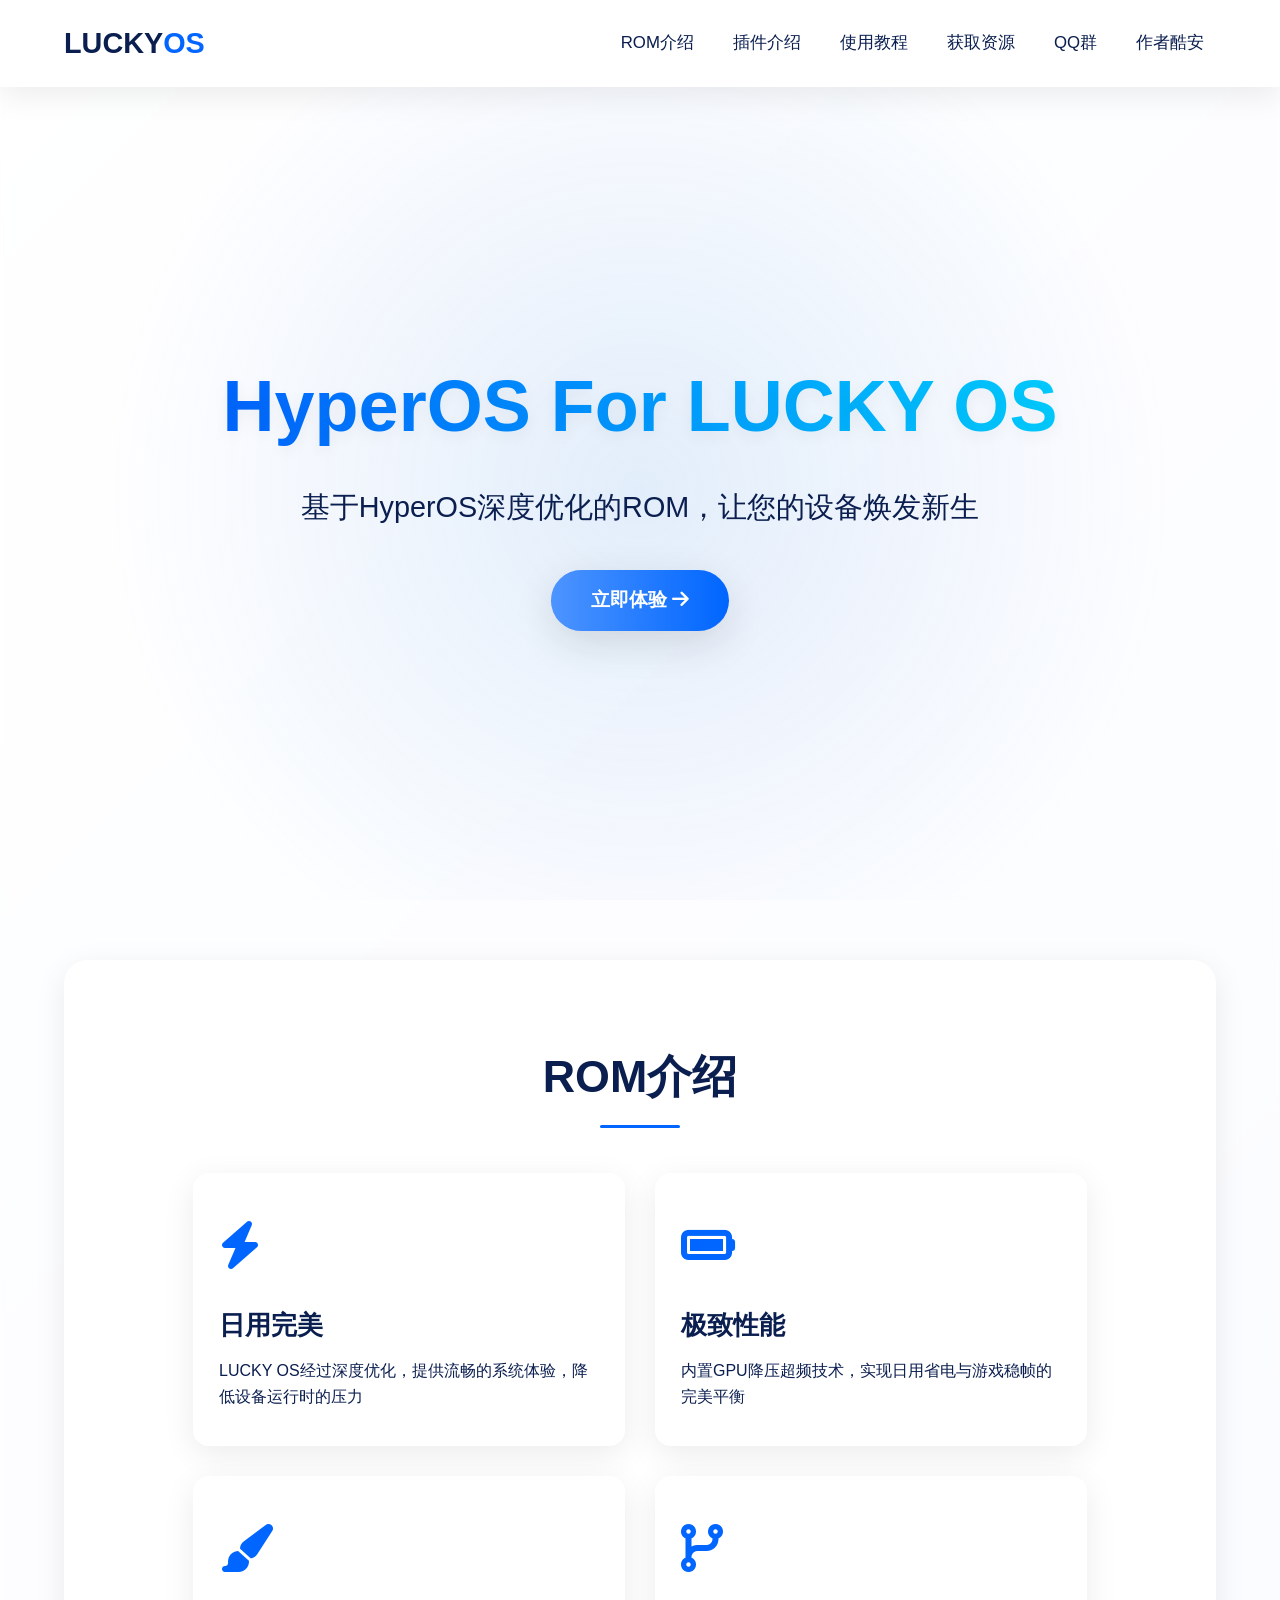
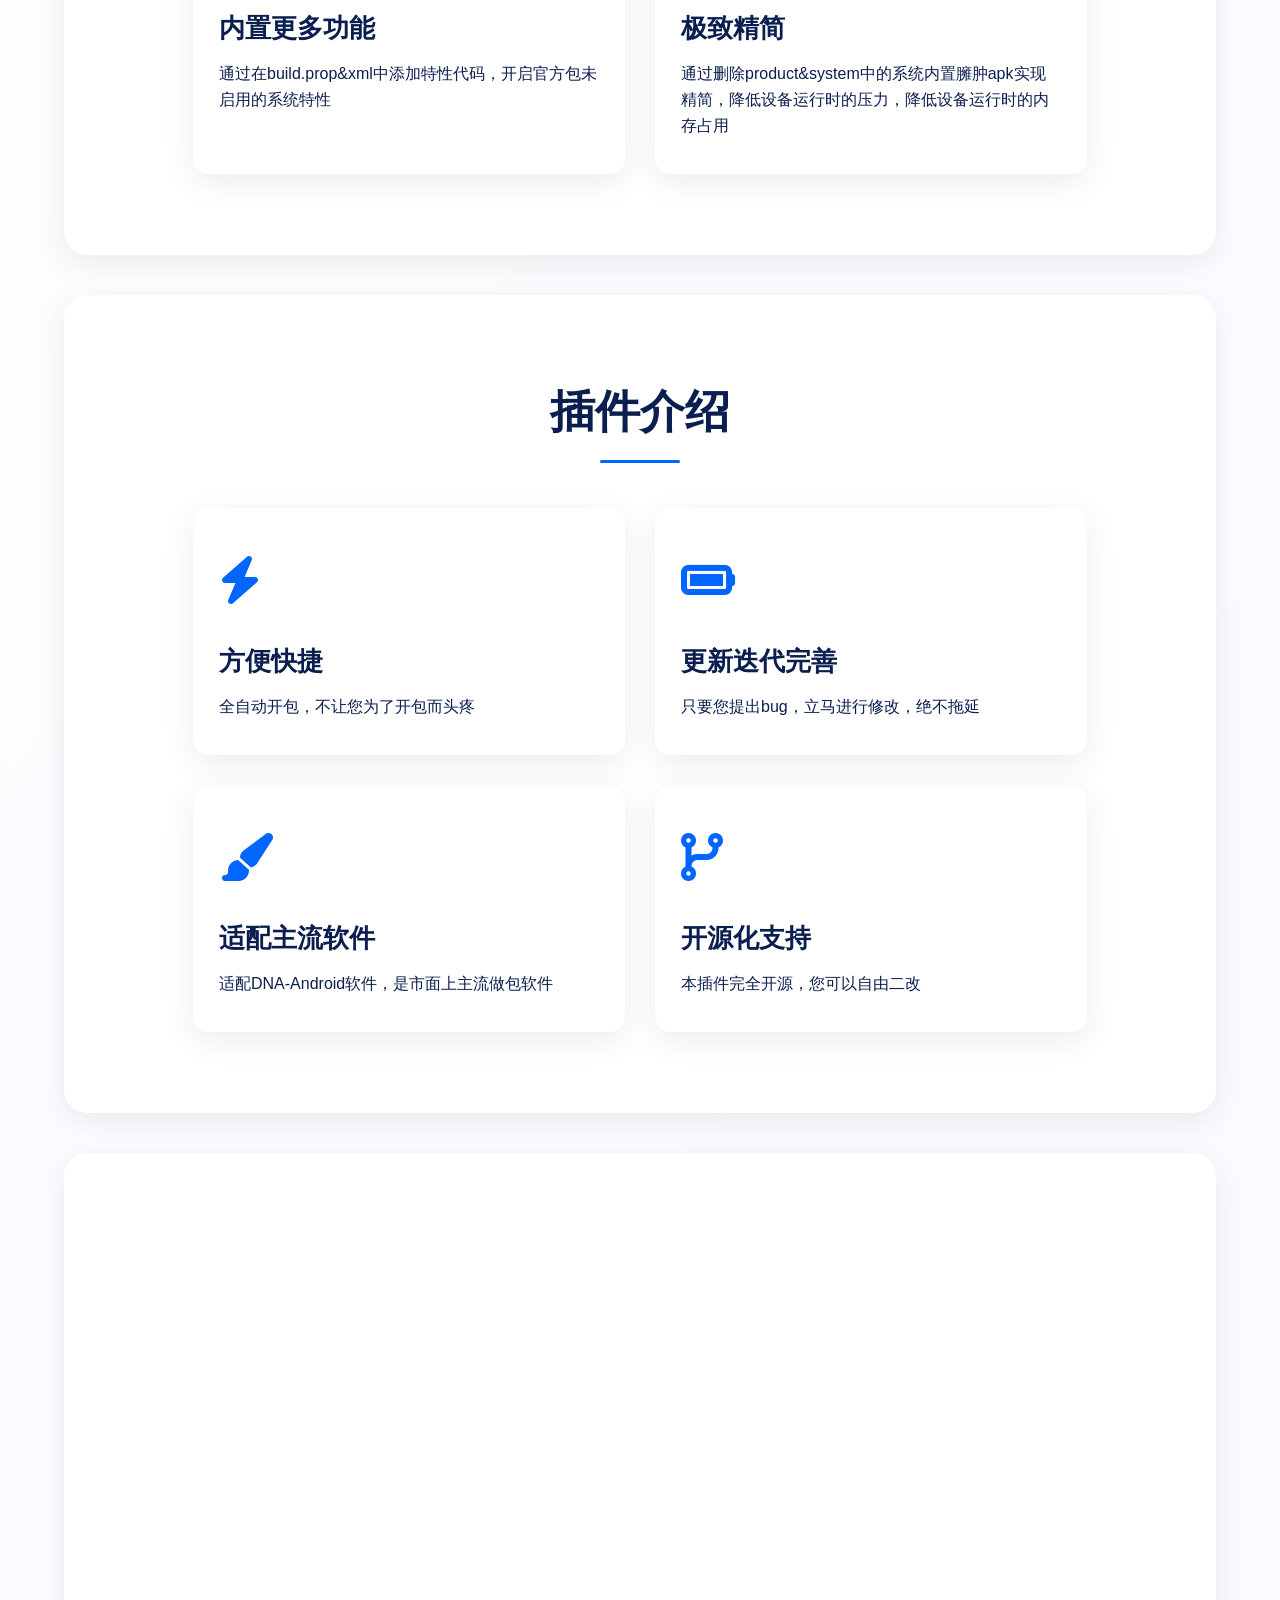
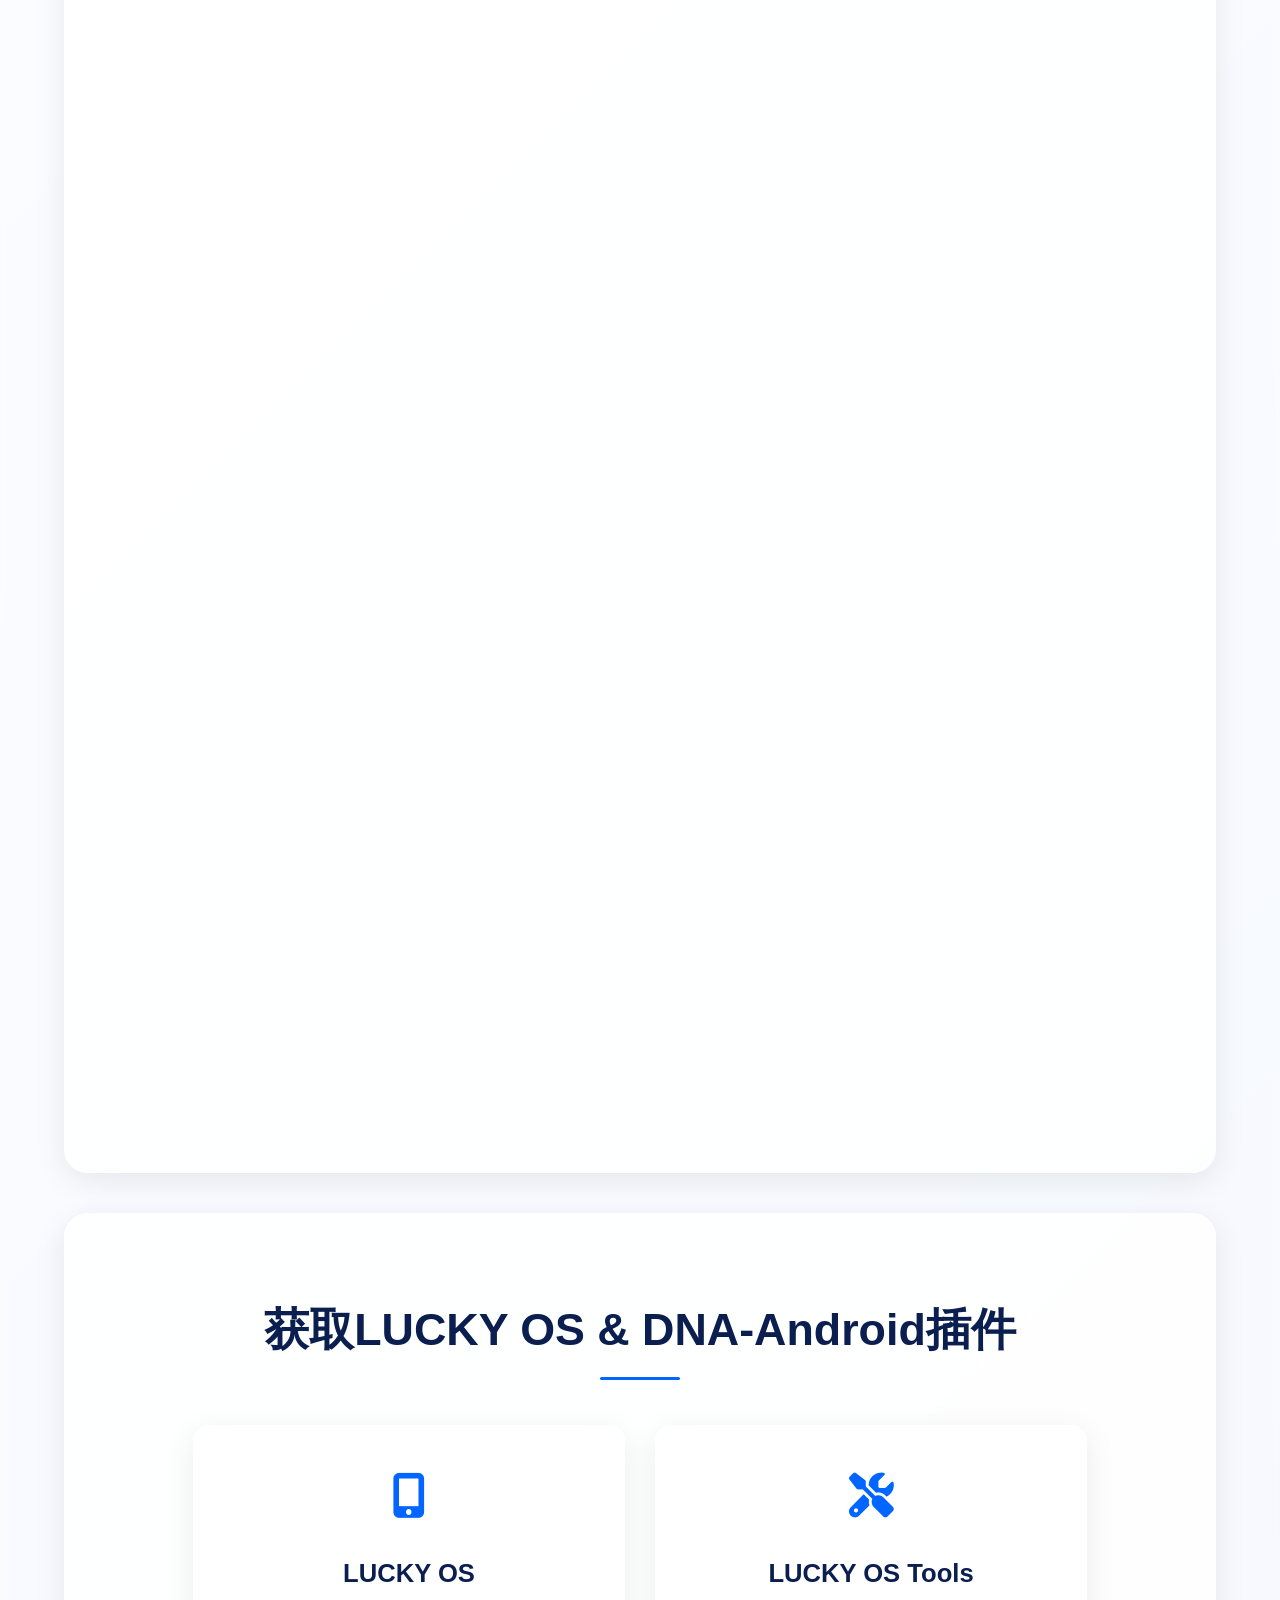
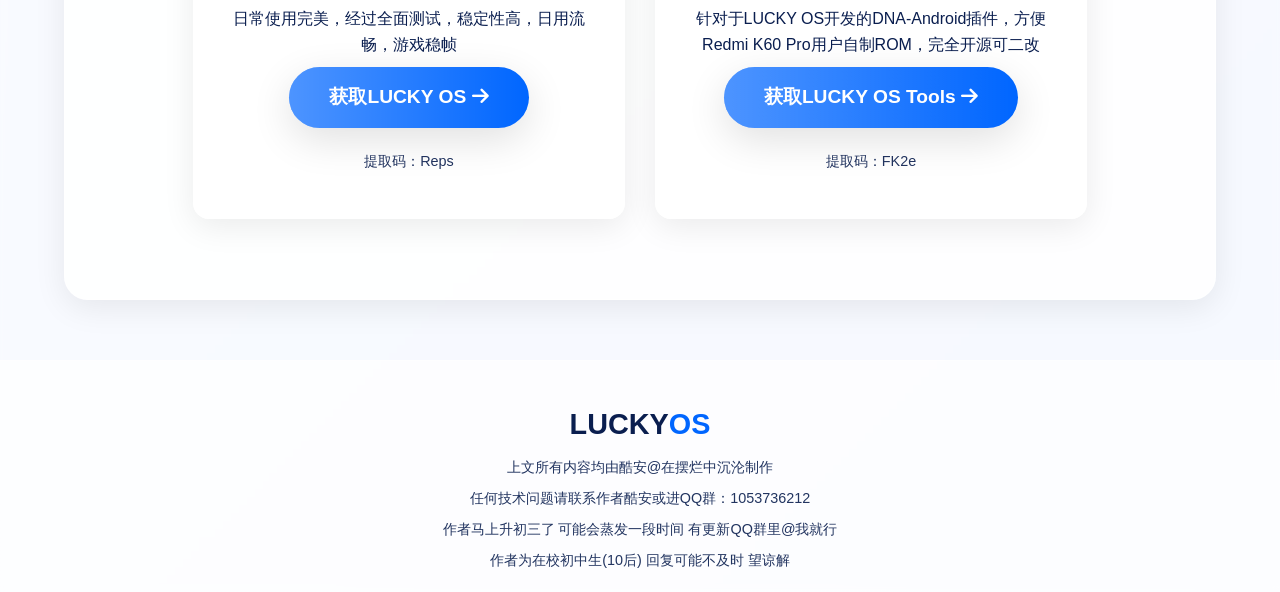
<file: LUCKY OS&Tools.html>
<!DOCTYPE html>
<html lang="zh-CN">
<head>
    <meta charset="UTF-8">
    <meta name="viewport" content="width=device-width, initial-scale=1.0">
    <title>HyperOS For LUCKY OS</title>
    <link rel="stylesheet" href="https://cdnjs.cloudflare.com/ajax/libs/font-awesome/6.4.0/css/all.min.css">
    <style>
        * {
            margin: 0;
            padding: 0;
            box-sizing: border-box;
            font-family: 'Segoe UI', 'Microsoft YaHei', sans-serif;
        }

        :root {
            --primary-blue: #002FA7;
            --accent-color: #0066FF;
            --text-light: #FFFFFF;
            --text-dark: #0A1E4F;
            --glass-bg: rgba(255, 255, 255, 0.85);
            --glass-bg-hover: rgba(255, 255, 255, 0.95);
            --glass-border: rgba(255, 255, 255, 0.3);
            --glass-shadow: 0 8px 32px rgba(0, 0, 0, 0.08);
            --glass-shadow-hover: 0 12px 40px rgba(0, 0, 0, 0.12);
            --btn-glow-pos: -100%; /* 按钮光韵位置变量 */
        }

        body {
            background: linear-gradient(135deg, rgba(255, 255, 255, 0.9) 0%, rgba(245, 248, 255, 0.9) 100%); 
            color: var(--text-dark);
            overflow-x: hidden;
            line-height: 1.6;
            min-height: 100vh;
            padding-top: 80px;
            /* 移动端减少模糊效果 */
            backdrop-filter: blur(3px);
            -webkit-backdrop-filter: blur(3px);
        }

        /* 顶部顶栏：常驻固定顶部 - 增加z-index确保在最上层 */
        header {
            position: fixed;
            top: 0;
            left: 0;
            width: 100%;
            z-index: 1000;
            padding: 20px 5%;
            display: flex;
            justify-content: space-between;
            align-items: center;
            background: rgba(255, 255, 255, 0.95);
            /* 移动端减少模糊效果 */
            backdrop-filter: blur(10px);
            -webkit-backdrop-filter: blur(10px);
            border-bottom: 1px solid var(--glass-border);
            box-shadow: var(--glass-shadow);
        }

        .logo {
            font-size: 1.8rem;
            font-weight: 700;
            color: var(--text-dark);
            text-decoration: none;
            display: flex;
            align-items: center;
            transition: all 0.4s cubic-bezier(0.175, 0.885, 0.32, 1.275);
        }

        .logo:hover {
            transform: scale(1.05);
        }

        .logo span {
            color: var(--accent-color);
        }

        nav ul {
            display: flex;
            list-style: none;
        }

        nav ul li {
            margin-left: 15px;
        }

        nav ul li a {
            color: var(--text-dark);
            text-decoration: none;
            font-weight: 500;
            font-size: 1.05rem;
            padding: 8px 12px;
            border-radius: 30px;
            transition: all 0.4s cubic-bezier(0.175, 0.885, 0.32, 1.275);
            position: relative;
            white-space: nowrap;
        }

        nav ul li a:hover {
            color: var(--accent-color);
            background: rgba(0, 102, 255, 0.1);
        }

        nav ul li a::after {
            content: '';
            position: absolute;
            bottom: -5px;
            left: 50%;
            transform: translateX(-50%);
            width: 0;
            height: 3px;
            background: var(--accent-color);
            transition: width 0.4s cubic-bezier(0.175, 0.885, 0.32, 1.275);
        }

        nav ul li a:hover::after {
            width: 60%;
        }

        /* 主视觉区域 - 改为非板块式 */
        .hero {
            height: calc(100vh - 80px);
            display: flex;
            flex-direction: column;
            justify-content: center;
            align-items: center;
            text-align: center;
            padding: 0 20px;
            position: relative;
            overflow: hidden;
            margin-bottom: 60px;
        }

        .hero::before {
            content: '';
            position: absolute;
            top: 0;
            left: 0;
            width: 100%;
            height: 100%;
            background: radial-gradient(circle at center, rgba(74, 144, 226, 0.15) 0%, transparent 70%);
            z-index: -1;
        }

        /* 修改标题为蓝色动态流光效果 */
        .hero h1 {
            font-size: 4.5rem;
            margin-bottom: 20px;
            background: linear-gradient(90deg, #0066FF, #00CCFF, #0066FF);
            background-size: 200% auto;
            -webkit-background-clip: text;
            -webkit-text-fill-color: transparent;
            background-clip: text;
            animation: fadeInUp 1s cubic-bezier(0.175, 0.885, 0.32, 1.275) forwards, flow 3s linear infinite;
            text-shadow: 0 5px 15px rgba(0, 0, 0, 0.05);
            transform-origin: center bottom;
        }

        @keyframes flow {
            0% {
                background-position: 200% center;
            }
            100% {
                background-position: -200% center;
            }
        }

        .hero h2 {
            font-size: 1.8rem;
            font-weight: 300;
            margin-bottom: 40px;
            max-width: 800px;
            animation: fadeInUp 1s cubic-bezier(0.175, 0.885, 0.32, 1.275) 0.2s forwards;
            opacity: 0;
            color: var(--text-dark);
            transform-origin: center bottom;
        }

        /* 立即体验按钮：光韵跟随鼠标位置变化（通用按钮样式） */
        .cta-button, .download-button {
            display: inline-block;
            padding: 15px 40px;
            background: var(--accent-color);
            color: white;
            text-decoration: none;
            font-size: 1.2rem;
            font-weight: 600;
            border-radius: 50px;
            transition: all 0.4s cubic-bezier(0.175, 0.885, 0.32, 1.275);
            animation: fadeInUp 1s cubic-bezier(0.175, 0.885, 0.32, 1.275) 0.4s forwards;
            opacity: 0;
            box-shadow: var(--glass-shadow-hover);
            position: relative;
            overflow: hidden;
            z-index: 1;
            /* 移除will-change，移动端优化 */
            transform-origin: center center;
        }

        .cta-button::before, .download-button::before {
            content: '';
            position: absolute;
            top: 0;
            left: 0;
            width: 100%;
            height: 100%;
            /* 光韵渐变：宽度200%实现跟随效果 */
            background: linear-gradient(90deg, transparent, rgba(255, 255, 255, 0.3), transparent);
            background-size: 200% 100%;
            background-position: var(--btn-glow-pos) 0; /* 动态控制光韵位置 */
            transition: background-position 0.2s ease; /* 平滑过渡 */
            z-index: -1;
        }

        .cta-button:hover, .download-button:hover {
            transform: translateY(-5px) scale(1.05);
            box-shadow: 0 15px 40px rgba(0, 102, 255, 0.3);
            background: var(--accent-color); /* 保持原背景色，与立即体验按钮一致 */
            color: white; /* 保持原文字色 */
        }

        /* 统一板块样式（ROM介绍、插件介绍、使用教程、资源获取共用） */
        .section {
            padding: 80px 10%;
            position: relative;
            margin-bottom: 60px;
            background: var(--glass-bg);
            /* 移动端减少模糊效果 */
            backdrop-filter: blur(10px);
            -webkit-backdrop-filter: blur(10px);
            border: 1px solid var(--glass-border);
            border-radius: 24px;
            box-shadow: var(--glass-shadow);
            transition: all 0.4s cubic-bezier(0.175, 0.885, 0.32, 1.275);
            margin: 40px 5%;
        }

        .section:hover {
            background: var(--glass-bg-hover);
            box-shadow: var(--glass-shadow-hover);
        }

        .section-title {
            text-align: center;
            font-size: 2.8rem;
            margin-bottom: 60px;
            position: relative;
            color: var(--text-dark);
            transform-origin: center bottom;
        }

        .section-title::after {
            content: '';
            position: absolute;
            bottom: -15px;
            left: 50%;
            transform: translateX(-50%);
            width: 80px;
            height: 3px;
            background: var(--accent-color);
            border-radius: 2px;
        }

        .features-container {
            display: grid;
            grid-template-columns: repeat(auto-fit, minmax(300px, 1fr));
            gap: 30px;
            margin-top: 20px;
        }

        /* ROM/插件介绍板块：整体缩放 + 图标不缩放 */
        .feature-card {
            background: rgba(255, 255, 255, 0.7);
            /* 移动端减少模糊效果 */
            backdrop-filter: blur(5px);
            -webkit-backdrop-filter: blur(5px);
            border: 1px solid var(--glass-border);
            border-radius: 16px;
            padding: 35px 25px;
            box-shadow: var(--glass-shadow);
            transition: all 0.4s cubic-bezier(0.175, 0.885, 0.32, 1.275);
            position: relative;
            overflow: hidden;
            z-index: 1;
            /* 移除will-change，移动端优化 */
            transform-origin: center center;
        }

        .feature-card:hover {
            transform: scale(1.03); /* 整体缩放 */
            box-shadow: var(--glass-shadow-hover);
            background: rgba(255, 255, 255, 0.85);
        }

        /* 图标强制不缩放、不旋转 */
        .feature-icon {
            font-size: 3rem;
            color: var(--accent-color);
            margin-bottom: 20px;
            transition: none !important; /* 取消所有过渡 */
            transform: scale(1) !important; /* 强制保持原比例 */
        }

        .feature-card h3 {
            font-size: 1.6rem;
            margin-bottom: 12px;
            color: var(--text-dark);
        }

        /* 使用教程容器 - 移除缩放动画 */
        .guide-container {
            display: grid;
            grid-template-columns: repeat(auto-fit, minmax(500px, 1fr));
            gap: 30px;
            margin-top: 20px;
        }

        .guide-card {
            background: rgba(255, 255, 255, 0.7);
            /* 移动端减少模糊效果 */
            backdrop-filter: blur(5px);
            -webkit-backdrop-filter: blur(5px);
            border: 1px solid var(--glass-border);
            border-radius: 16px;
            padding: 35px 25px;
            box-shadow: var(--glass-shadow);
            transition: all 0.4s cubic-bezier(0.175, 0.885, 0.32, 1.275);
            /* 移除will-change，移动端优化 */
            transform-origin: center center;
        }

        /* 移除缩放效果，只保留背景和阴影变化 */
        .guide-card:hover {
            transform: none; /* 移除缩放 */
            box-shadow: var(--glass-shadow-hover);
            background: rgba(255, 255, 255, 0.85);
        }

        .guide-header {
            display: flex;
            align-items: center;
            margin-bottom: 20px;
        }

        .guide-icon {
            font-size: 2.2rem;
            color: var(--accent-color);
            margin-right: 18px;
            width: 60px;
            height: 60px;
            background: rgba(0, 102, 255, 0.1);
            border-radius: 50%;
            display: flex;
            align-items: center;
            justify-content: center;
            transition: none !important; /* 取消图标旋转 */
            transform: scale(1) !important; /* 图标不缩放 */
        }

        .guide-title {
            font-size: 1.6rem;
            color: var(--text-dark);
        }

        /* 取消文字单独平移动画 */
        .guide-steps {
            list-style: none;
            counter-reset: step-counter;
        }

        .guide-steps li {
            margin-bottom: 18px;
            padding-left: 35px;
            position: relative;
            line-height: 1.6;
            transition: none !important; /* 取消文字平移 */
        }

        .guide-steps li::before {
            counter-increment: step-counter;
            content: counter(step-counter);
            position: absolute;
            left: 0;
            top: 0;
            width: 28px;
            height: 28px;
            background: var(--accent-color);
            color: white;
            border-radius: 50%;
            display: flex;
            align-items: center;
            justify-content: center;
            font-weight: bold;
            font-size: 0.9rem;
            /* 移除缩放动画 */
            transition: none !important;
        }

        /* 移除数字缩放效果 */
        .guide-steps li:hover::before {
            transform: none;
        }

        .guide-note {
            background: rgba(74, 144, 226, 0.1);
            border-left: 3px solid var(--accent-color);
            padding: 12px;
            margin-top: 18px;
            border-radius: 0 8px 8px 0;
            font-size: 0.9rem;
            transition: all 0.4s cubic-bezier(0.175, 0.885, 0.32, 1.275);
        }

        .guide-note:hover {
            background: rgba(74, 144, 226, 0.15);
            transform: translateY(-2px);
        }

        /* 合并后的注意项样式 */
        .consolidated-note {
            background: rgba(74, 144, 226, 0.1);
            border-left: 3px solid var(--accent-color);
            padding: 18px;
            margin-top: 18px;
            border-radius: 0 8px 8px 0;
            font-size: 0.9rem;
            transition: all 0.4s cubic-bezier(0.175, 0.885, 0.32, 1.275);
        }

        .consolidated-note:hover {
            background: rgba(74, 144, 226, 0.15);
            transform: translateY(-2px);
        }

        .consolidated-note strong {
            display: block;
            margin-bottom: 10px;
            font-size: 1rem;
        }

        .consolidated-note ul {
            list-style-type: none;
            padding-left: 0;
        }

        .consolidated-note li {
            margin-bottom: 8px;
            position: relative;
            padding-left: 20px;
        }

        .consolidated-note li::before {
            content: "•";
            position: absolute;
            left: 0;
            color: var(--accent-color);
            font-weight: bold;
        }

        /* 下载区域容器 */
        .download-container {
            display: grid;
            grid-template-columns: repeat(auto-fit, minmax(300px, 1fr));
            gap: 30px;
        }

        .download-card {
            background: rgba(255, 255, 255, 0.7);
            /* 移动端减少模糊效果 */
            backdrop-filter: blur(5px);
            -webkit-backdrop-filter: blur(5px);
            border: 1px solid var(--glass-border);
            border-radius: 16px;
            padding: 35px 25px;
            text-align: center;
            box-shadow: var(--glass-shadow);
            transition: all 0.4s cubic-bezier(0.175, 0.885, 0.32, 1.275);
            position: relative;
            overflow: hidden;
            /* 移除will-change，移动端优化 */
            transform-origin: center center;
        }

        .download-card:hover {
            transform: scale(1.03);
            box-shadow: var(--glass-shadow-hover);
            background: rgba(255, 255, 255, 0.85);
        }

        .device-icon {
            font-size: 2.8rem;
            margin-bottom: 20px;
            color: var(--accent-color);
            /* 移除旋转动画 */
            transition: none !important;
            transform-origin: center center;
        }

        /* 移除图标旋转效果 */
        .download-card:hover .device-icon {
            transform: none;
        }

        .download-card h3 {
            font-size: 1.6rem;
            margin-bottom: 12px;
            color: var(--text-dark);
        }

        .download-card p {
            color: var(--text-dark);
            margin-bottom: 10px;
        }

        /* 移除原下载按钮独有样式，统一使用cta-button样式 */
        .download-card .copyright {
            font-size: 0.9rem;
            opacity: 0.9;
            margin-top: 15px;
            transition: all 0.3s ease;
        }

        /* 页脚 - 改为非板块式 */
        footer {
            background: rgba(255, 255, 255, 0.7);
            /* 移动端减少模糊效果 */
            backdrop-filter: blur(10px);
            -webkit-backdrop-filter: blur(10px);
            border-top: 1px solid var(--glass-border);
            padding: 40px 10% 20px;
            text-align: center;
            position: relative;
            color: var(--text-dark);
            margin-top: 60px;
        }

        .footer-content {
            display: flex;
            flex-direction: column;
            align-items: center;
            position: relative;
            z-index: 2;
        }

        .social-icons {
            margin: 25px 0;
        }

        .social-icons a {
            display: inline-flex;
            justify-content: center;
            align-items: center;
            width: 45px;
            height: 45px;
            background: rgba(255, 255, 255, 0.7);
            /* 移动端减少模糊效果 */
            backdrop-filter: blur(3px);
            -webkit-backdrop-filter: blur(3px);
            border-radius: 50%;
            margin: 0 8px;
            color: var(--text-dark);
            font-size: 1.2rem;
            transition: all 0.4s cubic-bezier(0.175, 0.885, 0.32, 1.275);
            transform-origin: center center;
            border: 1px solid var(--glass-border);
        }

        .social-icons a:hover {
            background: var(--accent-color);
            color: white;
            transform: translateY(-5px) scale(1.1);
            box-shadow: var(--glass-shadow);
        }

        .copyright {
            font-size: 0.9rem;
            opacity: 0.9;
            margin-top: 8px;
            transition: all 0.3s ease;
        }

        .back-to-top {
            position: fixed;
            bottom: 30px;
            right: 30px;
            width: 50px;
            height: 50px;
            background: rgba(255, 255, 255, 0.85);
            /* 移动端减少模糊效果 */
            backdrop-filter: blur(5px);
            -webkit-backdrop-filter: blur(5px);
            color: var(--accent-color);
            border: 1px solid var(--glass-border);
            border-radius: 50%;
            display: flex;
            align-items: center;
            justify-content: center;
            font-size: 1.5rem;
            cursor: pointer;
            opacity: 0;
            visibility: hidden;
            transition: all 0.4s cubic-bezier(0.175, 0.885, 0.32, 1.275);
            z-index: 999;
            box-shadow: var(--glass-shadow);
            transform-origin: center center;
        }

        .back-to-top.visible {
            opacity: 1;
            visibility: visible;
        }

        .back-to-top:hover {
            transform: translateY(-5px) scale(1.1);
            background: var(--accent-color);
            color: white;
            box-shadow: var(--glass-shadow-hover);
        }

        @keyframes fadeInUp {
            from {
                opacity: 0;
                transform: translateY(30px) scale(0.95);
            }
            to {
                opacity: 1;
                transform: translateY(0) scale(1);
            }
        }

        .menu-toggle {
            display: none;
            font-size: 1.8rem;
            color: var(--text-dark);
            cursor: pointer;
            z-index: 1001;
            transition: transform 0.4s cubic-bezier(0.175, 0.885, 0.32, 1.275);
            transform-origin: center center;
        }

        .menu-toggle:hover {
            transform: rotate(90deg) scale(1.1);
        }

        /* 移动端优化 - 减少动画和模糊效果 */
        @media (max-width: 1200px) {
            nav ul li {
                margin-left: 10px;
            }

            nav ul li a {
                font-size: 0.95rem;
                padding: 6px 10px;
            }
        }

        @media (max-width: 992px) {
            .hero h1 {
                font-size: 3.5rem;
            }

            .section {
                padding: 80px 5%;
                margin-bottom: 50px;
            }

            nav ul li {
                margin-left: 8px;
            }

            .guide-container {
                grid-template-columns: 1fr;
            }

            .features-container, .download-container {
                grid-template-columns: repeat(auto-fit, minmax(280px, 1fr));
            }
        }

        @media (max-width: 768px) {
            /* 移动端优化 - 减少模糊效果 */
            body {
                backdrop-filter: none;
                -webkit-backdrop-filter: none;
            }
            
            header, .section, .feature-card, .download-card, .guide-card, footer, .social-icons a, .back-to-top {
                backdrop-filter: none !important;
                -webkit-backdrop-filter: none !important;
            }
            
            /* 移动端优化 - 简化动画 */
            .hero h1, .hero h2, .cta-button, .download-button, .section-title,
            .feature-card, .download-card, .guide-card {
                animation: none !important;
                opacity: 1 !important;
                transform: none !important;
            }
            
            /* 移动端优化 - 简化悬停效果 */
            .feature-card:hover, .download-card:hover, .guide-card:hover,
            .cta-button:hover, .download-button:hover, .social-icons a:hover,
            .back-to-top:hover, .logo:hover, .guide-note:hover, .consolidated-note:hover {
                transform: none !important;
            }
            
            .menu-toggle {
                display: block;
            }

            nav {
                position: fixed;
                top: 0;
                right: -100%;
                width: 75%;
                height: 100vh;
                background: rgba(255, 255, 255, 0.9);
                backdrop-filter: blur(15px);
                -webkit-backdrop-filter: blur(15px);
                transition: all 0.5s cubic-bezier(0.175, 0.885, 0.32, 1.275);
                padding-top: 90px;
                border-left: 1px solid var(--glass-border);
                box-shadow: -8px 0 24px rgba(0, 0, 0, 0.05);
            }

            nav.active {
                right: 0;
            }

            nav ul {
                flex-direction: column;
                padding: 20px;
            }

            nav ul li {
                margin: 15px 0;
            }

            nav ul li a {
                display: block;
                padding: 12px 20px;
                text-align: center;
                font-size: 1.1rem;
                color: var(--text-dark);
            }

            .hero h1 {
                font-size: 2.8rem;
            }

            .hero h2 {
                font-size: 1.4rem;
                padding: 0 15px;
            }

            .section-title {
                font-size: 2.2rem;
                margin-bottom: 40px;
            }

            .feature-card, .download-card, .guide-card {
                padding: 25px 20px;
            }

            .feature-icon, .device-icon {
                font-size: 2.5rem;
            }

            .feature-card h3, .guide-title, .download-card h3 {
                font-size: 1.5rem;
            }

            .guide-header {
                flex-direction: column;
                align-items: flex-start;
            }

            .guide-icon {
                margin-bottom: 12px;
            }

            .guide-steps li {
                padding-left: 35px;
            }

            .guide-steps li::before {
                width: 25px;
                height: 25px;
                font-size: 0.8rem;
            }

            .cta-button, .download-button {
                padding: 12px 30px;
                font-size: 1.1rem;
            }
        }

        @media (max-width: 576px) {
            .hero h1 {
                font-size: 2.2rem;
            }

            .hero h2 {
                font-size: 1.2rem;
            }

            nav ul li {
                margin: 12px 0;
            }

            .section-title {
                font-size: 1.8rem;
            }

            .feature-card, .download-card, .guide-card {
                padding: 20px 15px;
            }

            .feature-icon, .device-icon {
                font-size: 2.2rem;
                margin-bottom: 15px;
            }

            .section {
                padding: 70px 5%;
                margin-bottom: 40px;
            }

            .social-icons a {
                width: 40px;
                height: 40px;
                font-size: 1.1rem;
            }
        }
    </style>
</head>
<body>
    <!-- 导航栏 -->
    <header>
        <a href="#" class="logo">LUCKY<span>OS</span></a>
        <div class="menu-toggle" id="menuToggle">
            <i class="fas fa-bars"></i>
        </div>
        <nav id="navMenu">
            <ul>
                <li><a href="#intro">ROM介绍</a></li>
                <li><a href="#plugin-intro">插件介绍</a></li>
                <li><a href="#usage">使用教程</a></li>
                <li><a href="#download">获取资源</a></li>
                <li><a href="https://qm.qq.com/q/w3GmlwstfG">QQ群</a></li>
                <li><a href="http://www.coolapk.com/u/24128753">作者酷安</a></li>
            </ul>
        </nav>
    </header>

    <!-- 主视觉区域 -->
    <section class="hero">
        <h1>HyperOS For LUCKY OS</h1>
        <h2>基于HyperOS深度优化的ROM，让您的设备焕发新生</h2>
        <a href="#download" class="cta-button">立即体验 <i class="fas fa-arrow-right"></i></a>
    </section>

    <!-- ROM介绍部分 - 保留板块式 -->
    <section id="intro" class="section">
        <h2 class="section-title">ROM介绍</h2>
        <div class="features-container">
            <div class="feature-card">
                <div class="feature-icon">
                    <i class="fas fa-bolt"></i>
                </div>
                <h3>日用完美</h3>
                <p>LUCKY OS经过深度优化，提供流畅的系统体验，降低设备运行时的压力</p>
            </div>
            <div class="feature-card">
                <div class="feature-icon">
                    <i class="fas fa-battery-full"></i>
                </div>
                <h3>极致性能</h3>
                <p>内置GPU降压超频技术，实现日用省电与游戏稳帧的完美平衡</p>
            </div>
            <div class="feature-card">
                <div class="feature-icon">
                    <i class="fas fa-paint-brush"></i>
                </div>
                <h3>内置更多功能</h3>
                <p>通过在build.prop&xml中添加特性代码，开启官方包未启用的系统特性</p>
            </div>
            <div class="feature-card">
                <div class="feature-icon">
                    <i class="fas fa-code-branch"></i>
                </div>
                <h3>极致精简</h3>
                <p>通过删除product&system中的系统内置臃肿apk实现精简，降低设备运行时的压力，降低设备运行时的内存占用</p>
            </div>
        </div>
    </section>

    <!-- 插件介绍部分 - 保留板块式 -->
    <section id="plugin-intro" class="section">
        <h2 class="section-title">插件介绍</h2>
        <div class="features-container">
            <div class="feature-card">
                <div class="feature-icon">
                    <i class="fas fa-bolt"></i>
                </div>
                <h3>方便快捷</h3>
                <p>全自动开包，不让您为了开包而头疼</p>
            </div>
            <div class="feature-card">
                <div class="feature-icon">
                    <i class="fas fa-battery-full"></i>
                </div>
                <h3>更新迭代完善</h3>
                <p>只要您提出bug，立马进行修改，绝不拖延</p>
            </div>
            <div class="feature-card">
                <div class="feature-icon">
                    <i class="fas fa-paint-brush"></i>
                </div>
                <h3>适配主流软件</h3>
                <p>适配DNA-Android软件，是市面上主流做包软件</p>
            </div>
            <div class="feature-card">
                <div class="feature-icon">
                    <i class="fas fa-code-branch"></i>
                </div>
                <h3>开源化支持</h3>
                <p>本插件完全开源，您可以自由二改</p>
            </div>
        </div>
    </section>
    
    <!-- 使用指南部分 - 改为与上方统一的.section类 -->
    <section id="usage" class="section">
        <h2 class="section-title">使用教程</h2>
        <div class="guide-container">
            <div class="guide-card">
                <div class="guide-header">
                    <div class="guide-icon">
                        <i class="fas fa-mobile-alt"></i>
                    </div>
                    <h3 class="guide-title">LUCKY OS 刷入方式</h3>
                </div>
                <ol class="guide-steps">
                    <li>在"获取LUCKY OS"云盘中，下载LUCKY OS，推荐下载最新版本，然后，请确保您的设备已解锁Bootloader，不解Bootloader的滚</li>
                    <li>将下载的ROM包解压到电脑任意位置，要保证所在位置的剩余存储空间 > 20GB</li>
                    <li>重启手机进入Fastboot模式（电源键+音量减键）</li>
                    <li>运行ROM包文件夹内的"线刷点我.exe"</li>
                    <li>根据自己需要个性化选择选项</li>
                    <li>刷入完成后重启设备，首次启动可能需要5-10分钟，请耐心等待</li>
                </ol>
                <div class="consolidated-note">
                    <strong>注意：</strong>
                    <ul>
                        <li>首次刷入本ROM要格式化Data！刷机前请务必备份重要数据！</li>
                        <li>如果安卓底层版本有变化 强烈建议格式化data刷入 可以避免一些抽象的bug</li>
                        <li>不同机型移植的互刷要格式化data刷入 可以减免一些抽象的bug</li>
                        <li>BUG反馈请到QQ群内进行反馈 在本帖评论区将不会采纳</li>
                    </ul>
                </div>
            </div>
            
            <div class="guide-card">
                <div class="guide-header">
                    <div class="guide-icon">
                        <i class="fas fa-plug"></i>
                    </div>
                    <h3 class="guide-title">DNA-Android插件使用方式</h3>
                </div>
                <ol class="guide-steps">
                    <li>在"获取方式"中选择需要的版本进行下载插件</li>
                    <li>打开手机上的DNA-Android</li>
                    <li>新建一个工程</li>
                    <li>点击进入插件页面</li>
                    <li>点击屏幕右下角的文件夹图标</li>
                    <li>找到你下载的插件，安装</li>
                    <li>本插件使用时要用到super分区内的镜像：mi-ext（移植机型）、product（移植机型）、system（移植机型）、system_ext（移植机型）、system_dlkm（官方）、vendor（官方）、vendor_dlkm（官方）、odm（官方）</li>
                    <li>全部分解这些镜像到data/DNA/你的工程名字</li>
                    <li>点击插件，根据插件提示输入参数，运行即可</li>
                    <li>到data/DNA/你的工程名字中找到各个分区的文件夹，可自定义修改或直接用DNA-Android打包成镜像</li>
                </ol>
                <div class="guide-note">
                    <strong>提示：</strong>插件支持自定义二次更改，详细修改教程请参考QQ群公告文档。
                </div>
            </div>
        </div>
    </section>

    <!-- 资源获取部分 - 改为与上方统一的.section类 -->
    <section id="download" class="section">
        <h2 class="section-title">获取LUCKY OS & DNA-Android插件</h2>
        <div class="download-container">
            <div class="download-card" id="os-card">
                <div class="device-icon">
                    <i class="fas fa-mobile-alt"></i>
                </div>
                <h3>LUCKY OS</h3>
                <p>日常使用完美，经过全面测试，稳定性高，日用流畅，游戏稳帧</p>
                <!-- 修改为与立即体验一致的按钮样式，添加图标 -->
                <a href="https://www.123865.com/s/FehVVv-0qal" class="download-button" id="os-button">获取LUCKY OS <i class="fas fa-arrow-right"></i></a>
                <p class="copyright">提取码：Reps</p>
            </div>
            <div class="download-card" id="tools-card">
                <div class="device-icon">
                    <i class="fas fa-tools"></i>
                </div>
                <h3>LUCKY OS Tools</h3>
                <p>针对于LUCKY OS开发的DNA-Android插件，方便Redmi K60 Pro用户自制ROM，完全开源可二改</p>
                <!-- 修改为与立即体验一致的按钮样式，添加图标 -->
                <a href="https://www.123865.com/s/FehVVv-uqal" class="download-button" id="tools-button">获取LUCKY OS Tools <i class="fas fa-arrow-right"></i></a>
                <p class="copyright">提取码：FK2e</p>
            </div>
        </div>
    </section>

    <!-- 页脚 -->
    <footer>
        <div class="footer-content">
            <a href="#" class="logo">LUCKY<span>OS</span></a>
            <p class="copyright">上文所有内容均由酷安@在摆烂中沉沦制作</p>
            <p class="copyright">任何技术问题请联系作者酷安或进QQ群：1053736212</p>
            <p class="copyright">作者马上升初三了 可能会蒸发一段时间 有更新QQ群里@我就行</p>
            <p class="copyright">作者为在校初中生(10后) 回复可能不及时 望谅解</p>
        </div>
    </footer>
    
    <!-- 回到顶部按钮 -->
    <div class="back-to-top" id="backToTop">
        <i class="fas fa-arrow-up"></i>
    </div>

    <script>
        // 检测是否为移动设备
        const isMobile = /Android|webOS|iPhone|iPad|iPod|BlackBerry|IEMobile|Opera Mini/i.test(navigator.userAgent);
        
        // 移动端菜单切换
        const menuToggle = document.getElementById('menuToggle');
        const navMenu = document.getElementById('navMenu');
        const navLinks = document.querySelectorAll('nav ul li a'); // 补充navLinks定义
        
        menuToggle.addEventListener('click', () => {
            navMenu.classList.toggle('active');
            const icon = menuToggle.querySelector('i');
            icon.classList.toggle('fa-bars');
            icon.classList.toggle('fa-times');
        });
        
        navLinks.forEach(link => {
            link.addEventListener('click', () => {
                navMenu.classList.remove('active');
                const icon = menuToggle.querySelector('i');
                icon.classList.remove('fa-times');
                icon.classList.add('fa-bars');
            });
        });

        // 滚动动画效果 - 移动端禁用
        if (!isMobile) {
            const observerOptions = {
                root: null,
                rootMargin: '0px',
                threshold: 0.1
            };
            
            const observer = new IntersectionObserver((entries) => {
                entries.forEach(entry => {
                    if (entry.isIntersecting) {
                        entry.target.style.animation = `fadeInUp 0.8s cubic-bezier(0.175, 0.885, 0.32, 1.275) forwards`;
                        observer.unobserve(entry.target);
                    }
                });
            }, observerOptions);

            document.querySelectorAll('.feature-card, .download-card, .section-title, .guide-card').forEach(element => {
                element.style.opacity = '0';
                observer.observe(element);
            });
        }

        // 平滑滚动效果
        document.querySelectorAll('a[href^="#"]').forEach(anchor => {
            anchor.addEventListener('click', function(e) {
                e.preventDefault();
                
                const targetId = this.getAttribute('href');
                if (targetId === '#') return;
                
                const targetElement = document.querySelector(targetId);
                if (targetElement) {
                    const headerHeight = document.querySelector('header').offsetHeight;
                    const targetPosition = targetElement.offsetTop - headerHeight;
                    
                    window.scrollTo({
                        top: targetPosition,
                        behavior: 'smooth'
                    });
                }
            });
        });
        
        // 滚动时仅保留回到顶部按钮显示逻辑
        window.addEventListener('scroll', () => {
            const backToTop = document.getElementById('backToTop');
            
            if (window.scrollY > 500) {
                backToTop.classList.add('visible');
            } else {
                backToTop.classList.remove('visible');
            }
        });
        
        // 初始化页面滚动位置
        window.addEventListener('load', () => {
            if (window.location.hash) {
                const targetElement = document.querySelector(window.location.hash);
                if (targetElement) {
                    const headerHeight = document.querySelector('header').offsetHeight;
                    const targetPosition = targetElement.offsetTop - headerHeight;
                    
                    setTimeout(() => {
                        window.scrollTo({
                            top: targetPosition,
                            behavior: 'smooth'
                        });
                    }, 300);
                }
            }
        });

        // 回到顶部功能
        document.getElementById('backToTop').addEventListener('click', () => {
            window.scrollTo({
                top: 0,
                behavior: 'smooth'
            });
        });

        // 立即体验按钮光韵跟随鼠标位置 - 移动端禁用
        if (!isMobile) {
            const ctaButton = document.querySelector('.cta-button');
            if (ctaButton) {
                ctaButton.addEventListener('mousemove', (e) => {
                    const btnRect = ctaButton.getBoundingClientRect();
                    const xRatio = (e.clientX - btnRect.left) / btnRect.width;
                    const glowPos = (xRatio - 0.5) * 200;
                    document.documentElement.style.setProperty('--btn-glow-pos', `${glowPos}%`);
                });

                ctaButton.addEventListener('mouseleave', () => {
                    document.documentElement.style.setProperty('--btn-glow-pos', '-100%');
                });
            }

            // 下载区域按钮光韵效果：每个按钮独立
            const osButton = document.getElementById('os-button');
            const toolsButton = document.getElementById('tools-button');
            
            // 为每个按钮单独添加鼠标事件
            if (osButton) {
                osButton.addEventListener('mousemove', (e) => {
                    const btnRect = osButton.getBoundingClientRect();
                    const xRatio = (e.clientX - btnRect.left) / btnRect.width;
                    const glowPos = (xRatio - 0.5) * 200;
                    osButton.style.setProperty('--btn-glow-pos', `${glowPos}%`);
                });
                
                osButton.addEventListener('mouseleave', () => {
                    osButton.style.setProperty('--btn-glow-pos', '-100%');
                });
            }
            
            if (toolsButton) {
                toolsButton.addEventListener('mousemove', (e) => {
                    const btnRect = toolsButton.getBoundingClientRect();
                    const xRatio = (e.clientX - btnRect.left) / btnRect.width;
                    const glowPos = (xRatio - 0.5) * 200;
                    toolsButton.style.setProperty('--btn-glow-pos', `${glowPos}%`);
                });
                
                toolsButton.addEventListener('mouseleave', () => {
                    toolsButton.style.setProperty('--btn-glow-pos', '-100%');
                });
            }
        }
    </script>
</body>
</html>
</file>
